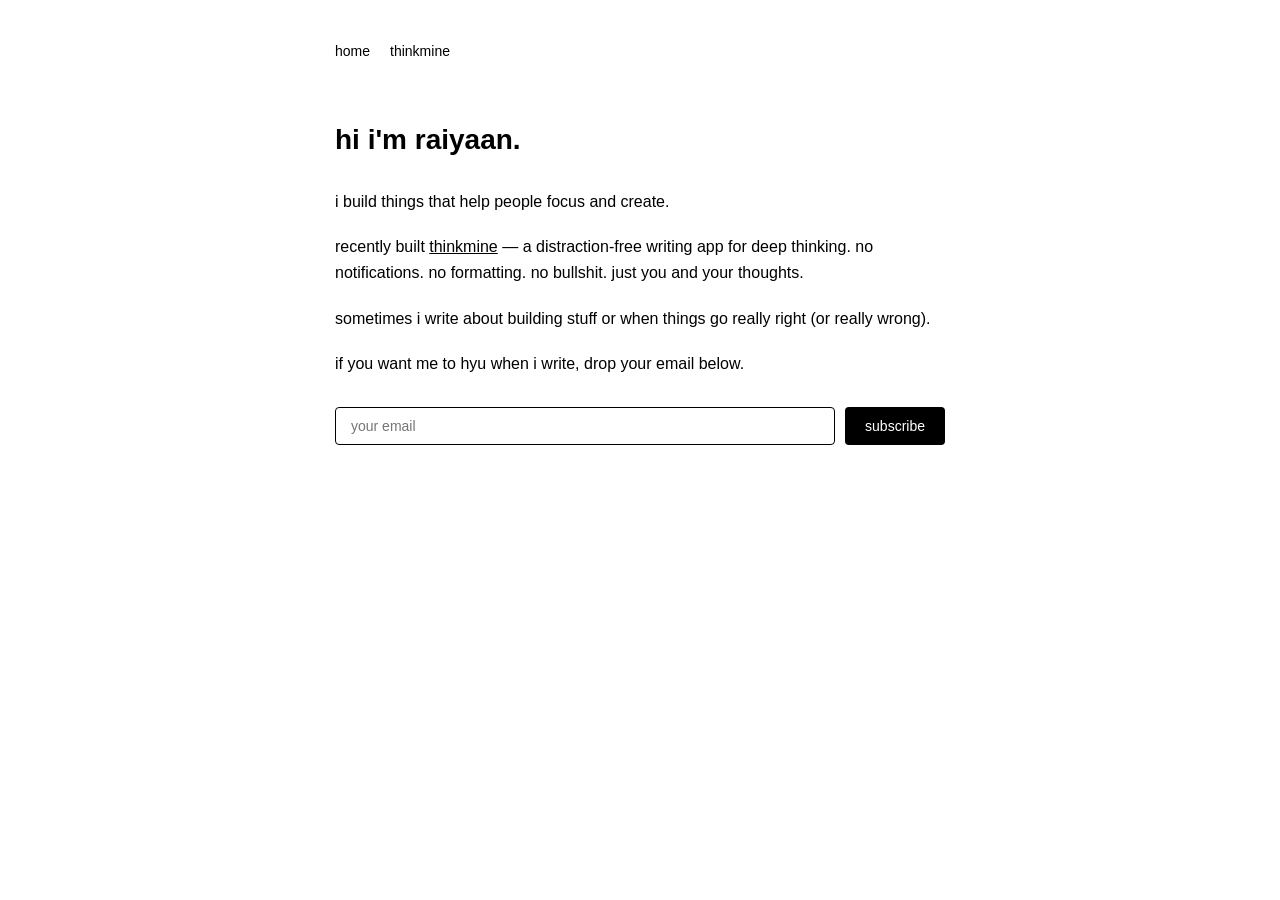
<file: personal-site/index.html>
<!DOCTYPE html>
<html lang="en">
<head>
    <meta charset="UTF-8">
    <meta name="viewport" content="width=device-width, initial-scale=1.0">
    <title>raiyaan</title>
    <meta name="description" content="hi i'm raiyaan. i build things.">
    <link rel="stylesheet" href="style.css">
</head>
<body>
    <nav>
        <a href="/">home</a>
        <a href="/thinkmine">thinkmine</a>
    </nav>

    <main>
        <h1>hi i'm raiyaan.</h1>
        
        <p>i build things that help people focus and create.</p>
        
        <p>recently built <a href="/thinkmine">thinkmine</a> — a distraction-free writing app for deep thinking. no notifications. no formatting. no bullshit. just you and your thoughts.</p>
        
        <p>sometimes i write about building stuff or when things go really right (or really wrong).</p>
        
        <p>if you want me to hyu when i write, drop your email below.</p>
        
        <form id="email-form">
            <input type="email" placeholder="your email" required>
            <button type="submit">subscribe</button>
        </form>
    </main>

    <script src="script.js"></script>
</body>
</html>
</file>
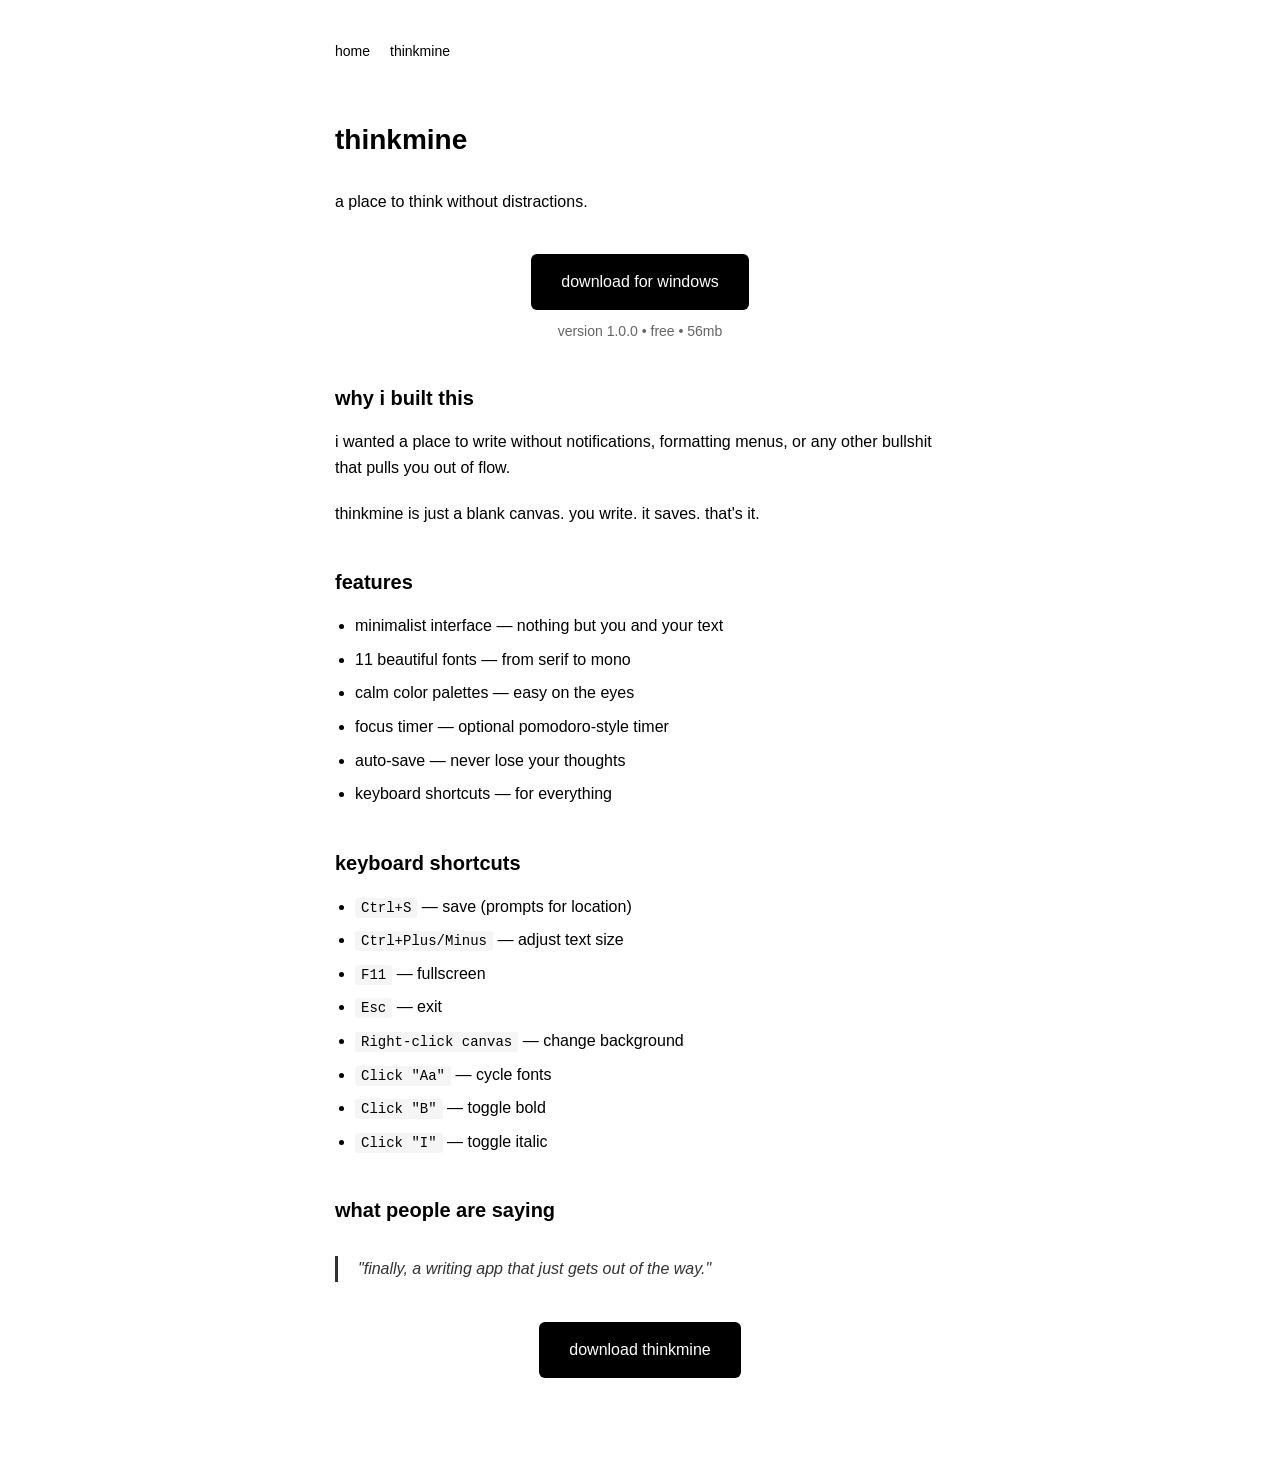
<file: personal-site/thinkmine/index.html>
<!DOCTYPE html>
<html lang="en">

<head>
    <meta charset="UTF-8">
    <meta name="viewport" content="width=device-width, initial-scale=1.0">
    <title>thinkmine - distraction-free writing</title>
    <meta name="description"
        content="a minimalist writing app for deep thinking. no distractions. just you and your thoughts.">
    <link rel="stylesheet" href="../style.css">
</head>

<body>
    <nav>
        <a href="/">home</a>
        <a href="/thinkmine">thinkmine</a>
    </nav>

    <main>
        <h1>thinkmine</h1>

        <p>a place to think without distractions.</p>

        <div class="download-section">
            <a href="https://github.com/yourusername/thinkmine/releases/latest/download/ThinkMineSetup-v1.0.0.exe"
                class="download-btn">
                download for windows
            </a>
            <p class="version">version 1.0.0 • free • 56mb</p>
        </div>

        <h2>why i built this</h2>
        <p>i wanted a place to write without notifications, formatting menus, or any other bullshit that pulls you out
            of flow.</p>

        <p>thinkmine is just a blank canvas. you write. it saves. that's it.</p>

        <h2>features</h2>
        <ul>
            <li>minimalist interface — nothing but you and your text</li>
            <li>11 beautiful fonts — from serif to mono</li>
            <li>calm color palettes — easy on the eyes</li>
            <li>focus timer — optional pomodoro-style timer</li>
            <li>auto-save — never lose your thoughts</li>
            <li>keyboard shortcuts — for everything</li>
        </ul>

        <h2>keyboard shortcuts</h2>
        <ul>
            <li><code>Ctrl+S</code> — save (prompts for location)</li>
            <li><code>Ctrl+Plus/Minus</code> — adjust text size</li>
            <li><code>F11</code> — fullscreen</li>
            <li><code>Esc</code> — exit</li>
            <li><code>Right-click canvas</code> — change background</li>
            <li><code>Click "Aa"</code> — cycle fonts</li>
            <li><code>Click "B"</code> — toggle bold</li>
            <li><code>Click "I"</code> — toggle italic</li>
        </ul>

        <h2>what people are saying</h2>
        <blockquote>
            "finally, a writing app that just gets out of the way."
        </blockquote>

        <div class="download-section">
            <a href="https://github.com/raiyaancreates/ThinkMine/releases/latest/download/ThinkMineSetup-v1.0.0.exe"
                class="download-btn">
                download thinkmine
            </a>
        </div>
    </main>

    <script src="../script.js"></script>
</body>

</html>
</file>
<file: personal-site/style.css>
* {
    margin: 0;
    padding: 0;
    box-sizing: border-box;
}

body {
    font-family: -apple-system, BlinkMacSystemFont, 'Segoe UI', Roboto, 'Helvetica Neue', Arial, sans-serif;
    line-height: 1.6;
    color: #000;
    background: #fff;
    padding: 40px 20px;
    max-width: 650px;
    margin: 0 auto;
}

nav {
    margin-bottom: 60px;
    display: flex;
    gap: 20px;
}

nav a {
    color: #000;
    text-decoration: none;
    font-size: 14px;
}

nav a:hover {
    text-decoration: underline;
}

h1 {
    font-size: 28px;
    font-weight: 600;
    margin-bottom: 30px;
    line-height: 1.3;
}

h2 {
    font-size: 20px;
    font-weight: 600;
    margin-top: 40px;
    margin-bottom: 15px;
}

p {
    margin-bottom: 20px;
    font-size: 16px;
}

a {
    color: #000;
    text-decoration: underline;
}

a:hover {
    opacity: 0.6;
}

ul {
    margin-left: 20px;
    margin-bottom: 20px;
}

li {
    margin-bottom: 8px;
    font-size: 16px;
}

code {
    background: #f5f5f5;
    padding: 2px 6px;
    border-radius: 3px;
    font-family: 'Courier New', monospace;
    font-size: 14px;
}

blockquote {
    border-left: 3px solid #000;
    padding-left: 20px;
    margin: 30px 0;
    font-style: italic;
    opacity: 0.8;
}

/* Email Form */
#email-form {
    margin-top: 30px;
    display: flex;
    gap: 10px;
}

#email-form input {
    flex: 1;
    padding: 10px 15px;
    border: 1px solid #000;
    border-radius: 4px;
    font-size: 14px;
    font-family: inherit;
}

#email-form button {
    padding: 10px 20px;
    background: #000;
    color: #fff;
    border: none;
    border-radius: 4px;
    cursor: pointer;
    font-size: 14px;
    font-family: inherit;
}

#email-form button:hover {
    opacity: 0.8;
}

/* Download Section */
.download-section {
    margin: 40px 0;
    text-align: center;
}

.download-btn {
    display: inline-block;
    padding: 15px 30px;
    background: #000;
    color: #fff;
    text-decoration: none;
    border-radius: 6px;
    font-size: 16px;
    font-weight: 500;
    transition: opacity 0.2s;
}

.download-btn:hover {
    opacity: 0.8;
}

.version {
    margin-top: 10px;
    font-size: 14px;
    opacity: 0.6;
}

/* Mobile */
@media (max-width: 600px) {
    body {
        padding: 30px 15px;
    }
    
    h1 {
        font-size: 24px;
    }
    
    #email-form {
        flex-direction: column;
    }
}
</file>
